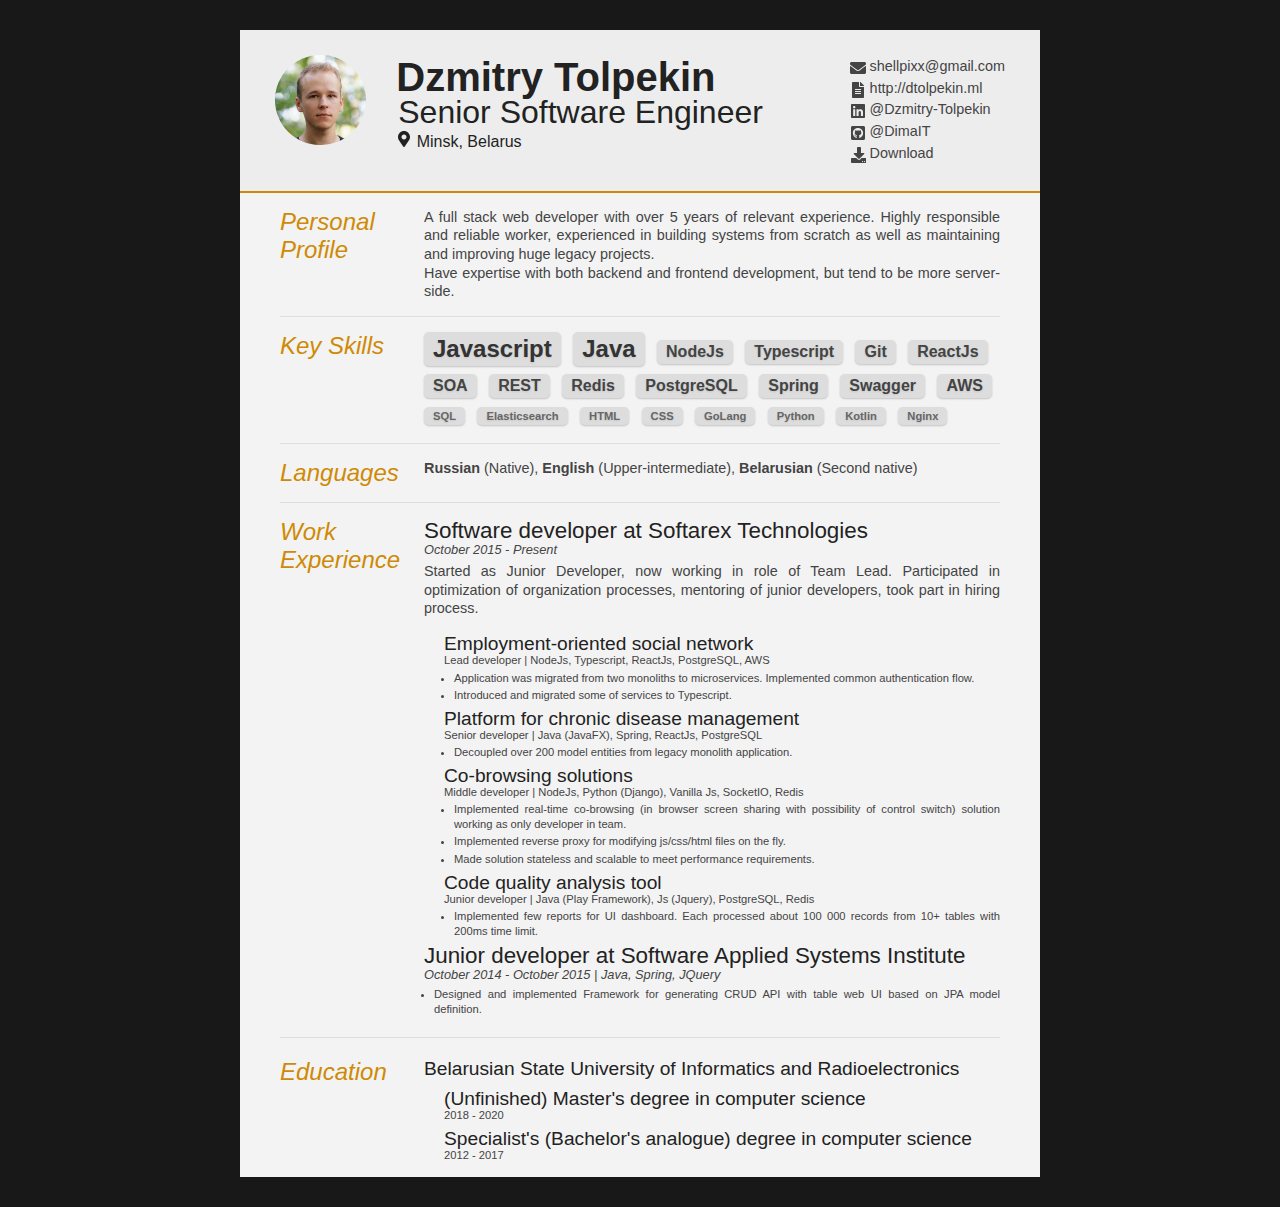
<file: static/index.html>
<!DOCTYPE html>
<html lang="en">
<head>
<title>Dzmitry Tolpekin - Curriculum Vitae</title>

<meta name="viewport" content="width=device-width"/>
<meta name="description" content="The Curriculum Vitae of Dzmitry Tolpekin."/>
<meta charset="UTF-8">

<link type="text/css" rel="stylesheet" href="styles/style.css">

<!--[if lt IE 9]>
<script src="//html5shiv.googlecode.com/svn/trunk/html5.js"></script>
<![endif]-->
</head>
<body id="top">
<div id="cv" class="instaFade">
	<div class="mainDetails">
		<div id="headshot" class="">
			<img src="img/portrait.png" alt="Alan Smith" />
		</div>

		<div id="name">
			<h1>Dzmitry Tolpekin</h1>
			<h2>Senior Software Engineer</h2>
			<span>
				<svg class="locationIcon" focusable="false" xmlns="http://www.w3.org/2000/svg" viewBox="0 0 384 512">
					<path fill="currentColor" d="M172.268 501.67C26.97 291.031 0 269.413 0 192 0 85.961 85.961 0 192 0s192 85.961 192 192c0 77.413-26.97 99.031-172.268 309.67-9.535 13.774-29.93 13.773-39.464 0zM192 272c44.183 0 80-35.817 80-80s-35.817-80-80-80-80 35.817-80 80 35.817 80 80 80z" class=""></path>
				</svg>
				Minsk, Belarus
			</span>
		</div>

		<div id="contactDetails">
			<ul>
				<li>
					<a href="mailto:shellpixx@gmail.com" target="_blank">
						<svg focusable="false" xmlns="http://www.w3.org/2000/svg" viewBox="0 0 512 512">
							<path fill="currentColor" d="M502.3 190.8c3.9-3.1 9.7-.2 9.7 4.7V400c0 26.5-21.5 48-48 48H48c-26.5 0-48-21.5-48-48V195.6c0-5 5.7-7.8 9.7-4.7 22.4 17.4 52.1 39.5 154.1 113.6 21.1 15.4 56.7 47.8 92.2 47.6 35.7.3 72-32.8 92.3-47.6 102-74.1 131.6-96.3 154-113.7zM256 320c23.2.4 56.6-29.2 73.4-41.4 132.7-96.3 142.8-104.7 173.4-128.7 5.8-4.5 9.2-11.5 9.2-18.9v-19c0-26.5-21.5-48-48-48H48C21.5 64 0 85.5 0 112v19c0 7.4 3.4 14.3 9.2 18.9 30.6 23.9 40.7 32.4 173.4 128.7 16.8 12.2 50.2 41.8 73.4 41.4z" class=""></path>
						</svg>
						shellpixx@gmail.com
					</a>
				</li>
				<li>
					<a href="http://dtolpekin.ml">
						<svg focusable="false" xmlns="http://www.w3.org/2000/svg" viewBox="0 0 384 512">
							<path fill="currentColor" d="M224 136V0H24C10.7 0 0 10.7 0 24v464c0 13.3 10.7 24 24 24h336c13.3 0 24-10.7 24-24V160H248c-13.2 0-24-10.8-24-24zm64 236c0 6.6-5.4 12-12 12H108c-6.6 0-12-5.4-12-12v-8c0-6.6 5.4-12 12-12h168c6.6 0 12 5.4 12 12v8zm0-64c0 6.6-5.4 12-12 12H108c-6.6 0-12-5.4-12-12v-8c0-6.6 5.4-12 12-12h168c6.6 0 12 5.4 12 12v8zm0-72v8c0 6.6-5.4 12-12 12H108c-6.6 0-12-5.4-12-12v-8c0-6.6 5.4-12 12-12h168c6.6 0 12 5.4 12 12zm96-114.1v6.1H256V0h6.1c6.4 0 12.5 2.5 17 7l97.9 98c4.5 4.5 7 10.6 7 16.9z" class=""></path>
						</svg>
						http://dtolpekin.ml
					</a>
				</li>
				<li>
					<a href="https://www.linkedin.com/in/dzmitry-tolpekin/">
						<svg focusable="false" xmlns="http://www.w3.org/2000/svg" viewBox="0 0 448 512">
							<path fill="currentColor" d="M416 32H31.9C14.3 32 0 46.5 0 64.3v383.4C0 465.5 14.3 480 31.9 480H416c17.6 0 32-14.5 32-32.3V64.3c0-17.8-14.4-32.3-32-32.3zM135.4 416H69V202.2h66.5V416zm-33.2-243c-21.3 0-38.5-17.3-38.5-38.5S80.9 96 102.2 96c21.2 0 38.5 17.3 38.5 38.5 0 21.3-17.2 38.5-38.5 38.5zm282.1 243h-66.4V312c0-24.8-.5-56.7-34.5-56.7-34.6 0-39.9 27-39.9 54.9V416h-66.4V202.2h63.7v29.2h.9c8.9-16.8 30.6-34.5 62.9-34.5 67.2 0 79.7 44.3 79.7 101.9V416z" class=""></path>
						</svg>
						@Dzmitry-Tolpekin
					</a>
				</li>
				<li>
					<a href="https://github.com/dimait">
						<svg focusable="false" xmlns="http://www.w3.org/2000/svg" viewBox="0 0 448 512">
							<path fill="currentColor" d="M400 32H48C21.5 32 0 53.5 0 80v352c0 26.5 21.5 48 48 48h352c26.5 0 48-21.5 48-48V80c0-26.5-21.5-48-48-48zM277.3 415.7c-8.4 1.5-11.5-3.7-11.5-8 0-5.4.2-33 .2-55.3 0-15.6-5.2-25.5-11.3-30.7 37-4.1 76-9.2 76-73.1 0-18.2-6.5-27.3-17.1-39 1.7-4.3 7.4-22-1.7-45-13.9-4.3-45.7 17.9-45.7 17.9-13.2-3.7-27.5-5.6-41.6-5.6-14.1 0-28.4 1.9-41.6 5.6 0 0-31.8-22.2-45.7-17.9-9.1 22.9-3.5 40.6-1.7 45-10.6 11.7-15.6 20.8-15.6 39 0 63.6 37.3 69 74.3 73.1-4.8 4.3-9.1 11.7-10.6 22.3-9.5 4.3-33.8 11.7-48.3-13.9-9.1-15.8-25.5-17.1-25.5-17.1-16.2-.2-1.1 10.2-1.1 10.2 10.8 5 18.4 24.2 18.4 24.2 9.7 29.7 56.1 19.7 56.1 19.7 0 13.9.2 36.5.2 40.6 0 4.3-3 9.5-11.5 8-66-22.1-112.2-84.9-112.2-158.3 0-91.8 70.2-161.5 162-161.5S388 165.6 388 257.4c.1 73.4-44.7 136.3-110.7 158.3zm-98.1-61.1c-1.9.4-3.7-.4-3.9-1.7-.2-1.5 1.1-2.8 3-3.2 1.9-.2 3.7.6 3.9 1.9.3 1.3-1 2.6-3 3zm-9.5-.9c0 1.3-1.5 2.4-3.5 2.4-2.2.2-3.7-.9-3.7-2.4 0-1.3 1.5-2.4 3.5-2.4 1.9-.2 3.7.9 3.7 2.4zm-13.7-1.1c-.4 1.3-2.4 1.9-4.1 1.3-1.9-.4-3.2-1.9-2.8-3.2.4-1.3 2.4-1.9 4.1-1.5 2 .6 3.3 2.1 2.8 3.4zm-12.3-5.4c-.9 1.1-2.8.9-4.3-.6-1.5-1.3-1.9-3.2-.9-4.1.9-1.1 2.8-.9 4.3.6 1.3 1.3 1.8 3.3.9 4.1zm-9.1-9.1c-.9.6-2.6 0-3.7-1.5s-1.1-3.2 0-3.9c1.1-.9 2.8-.2 3.7 1.3 1.1 1.5 1.1 3.3 0 4.1zm-6.5-9.7c-.9.9-2.4.4-3.5-.6-1.1-1.3-1.3-2.8-.4-3.5.9-.9 2.4-.4 3.5.6 1.1 1.3 1.3 2.8.4 3.5zm-6.7-7.4c-.4.9-1.7 1.1-2.8.4-1.3-.6-1.9-1.7-1.5-2.6.4-.6 1.5-.9 2.8-.4 1.3.7 1.9 1.8 1.5 2.6z" class=""></path>
						</svg>
						@DimaIT
					</a>
				</li>
				<li class="no-print">
					<a href="cv-Tolpekin.pdf" target="_blank" download>
						<svg focusable="false" xmlns="http://www.w3.org/2000/svg" viewBox="0 0 448 512">
							<path fill="currentColor" d="M216 0h80c13.3 0 24 10.7 24 24v168h87.7c17.8 0 26.7 21.5 14.1 34.1L269.7 378.3c-7.5 7.5-19.8 7.5-27.3 0L90.1 226.1c-12.6-12.6-3.7-34.1 14.1-34.1H192V24c0-13.3 10.7-24 24-24zm296 376v112c0 13.3-10.7 24-24 24H24c-13.3 0-24-10.7-24-24V376c0-13.3 10.7-24 24-24h146.7l49 49c20.1 20.1 52.5 20.1 72.6 0l49-49H488c13.3 0 24 10.7 24 24zm-124 88c0-11-9-20-20-20s-20 9-20 20 9 20 20 20 20-9 20-20zm64 0c0-11-9-20-20-20s-20 9-20 20 9 20 20 20 20-9 20-20z" class=""></path>
						</svg>
						Download
					</a>
				</li>
			</ul>
		</div>
		<div class="clear"></div>
	</div>

	<div id="mainArea">
		<section>
			<article>
				<div class="sectionTitle">
					<h1>Personal Profile</h1>
				</div>

				<div class="sectionContent">
					<p>
						A full stack web developer with over 5 years of relevant experience.
						Highly responsible and reliable worker,
						experienced in building systems from scratch
						as well as maintaining and improving huge legacy projects.
						<br>
						Have expertise with both backend and frontend development, but tend to be more server-side.
					</p>
				</div>
			</article>
			<div class="clear"></div>
		</section>


		<section>
			<div class="sectionTitle">
				<h1>Key Skills</h1>
			</div>

			<div class="sectionContent">
				<div class="keySkills">
					<span class="top1">Javascript</span>
					<span class="top1">Java</span>

					<span class="top2">NodeJs</span>
					<span class="top2">Typescript</span>
					<span class="top2">Git</span>
					<span class="top2">ReactJs</span>
					<span class="top2">SOA</span>
					<span class="top2">REST</span>
					<span class="top2">Redis</span>
					<span class="top2">PostgreSQL</span>
					<span class="top2">Spring</span>
					<span class="top2">Swagger</span>
					<span class="top2">AWS</span>

					<span class="top3">SQL</span>
					<span class="top3">Elasticsearch</span>
					<span class="top3">HTML</span>
					<span class="top3">CSS</span>
					<span class="top3">GoLang</span>
					<span class="top3">Python</span>
					<span class="top3">Kotlin</span>
					<span class="top3">Nginx</span>
				</div>
			</div>
			<div class="clear"></div>
		</section>


		<section>
			<div class="sectionTitle">
				<h1>Languages</h1>
			</div>

			<div class="sectionContent">
				<p>
					<b>Russian</b> (Native),
					<b>English</b> (Upper-intermediate),
					<b>Belarusian</b> (Second native)
				<p>
			</div>
			<div class="clear"></div>
		</section>


		<section>
			<div class="sectionTitle">
				<h1>Work Experience</h1>
			</div>

			<div class="sectionContent">
				<article>
					<h2>Software developer at Softarex Technologies</h2>
					<p class="subDetails">October 2015 - Present</p>
					<p>
						Started as Junior Developer, now working in role of Team Lead.
						Participated in optimization of organization processes,
						mentoring of junior developers,
						took part in hiring process.
					</p>

					<article class="subArticle">
						<h3>Employment-oriented social network</h3>
						<p>Lead developer | NodeJs, Typescript, ReactJs, PostgreSQL, AWS</p>
						<ul>
							<li>Application was migrated from two monoliths to microservices. Implemented common authentication flow.</li>
							<li>Introduced and migrated some of services to Typescript.</li>
						</ul>
					</article>

					<article class="subArticle">
						<h3>Platform for chronic disease management</h3>
						<p>Senior developer | Java (JavaFX), Spring, ReactJs, PostgreSQL</p>
						<ul>
							<li>Decoupled over 200 model entities from legacy monolith application.</li>
						</ul>
					</article>

					<article class="subArticle">
						<h3>Co-browsing solutions</h3>
						<p>Middle developer | NodeJs, Python (Django), Vanilla Js, SocketIO, Redis</p>
						<ul>
							<li>Implemented real-time co-browsing (in browser screen sharing with possibility of control switch) solution working as only developer in team.</li>
							<li>Implemented reverse proxy for modifying js/css/html files on the fly.</li>
							<li>Made solution stateless and scalable to meet performance requirements.</li>
						</ul>
					</article>

					<article class="subArticle">
						<h3>Code quality analysis tool</h3>
						<p>Junior developer | Java (Play Framework), Js (Jquery), PostgreSQL, Redis</p>
						<ul>
							<li>Implemented few reports for UI dashboard. Each processed about 100 000 records from 10+ tables with 200ms time limit.</li>
						</ul>
					</article>

				</article>

				<article>
					<h2>Junior developer at Software Applied Systems Institute</h2>
					<p class="subDetails">October 2014 - October 2015 | Java, Spring, JQuery</p>
					<ul>
						<li>Designed and implemented Framework for generating CRUD API with table web UI based on JPA model definition.</li>
					</ul>
					<br>
				</article>
			</div>
			<div class="clear"></div>
		</section>


		<section>
			<div class="sectionTitle">
				<h1>Education</h1>
			</div>

			<div class="sectionContent">
				<article>
					<h3>Belarusian State University of Informatics and Radioelectronics</h3>

					<article class="subArticle" style="margin-top: 10px">
						<h3>(Unfinished) Master's degree in computer science</h3>
						<p class="subRole">2018 - 2020</p>
					</article>

					<article class="subArticle">
						<h3>Specialist's (Bachelor's analogue) degree in computer science</h3>
						<p class="subRole">2012 - 2017</p>
					</article>
				</article>
			</div>
			<div class="clear"></div>
		</section>
	</div>
</div>
</body>
</html>
</file>
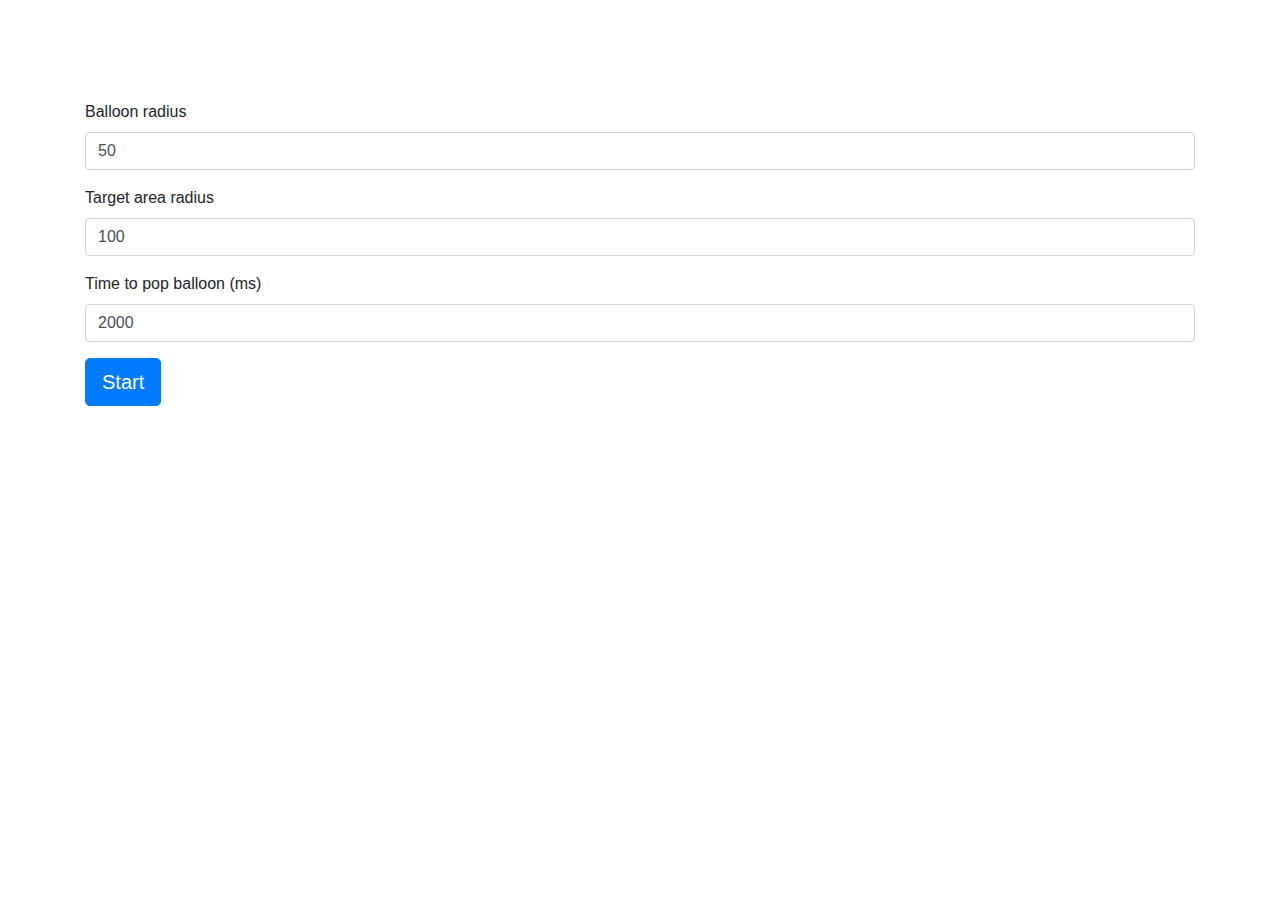
<file: static/balloons/index.html>
<!DOCTYPE html>
<html lang="en">
<head>
    <meta charset="UTF-8">
    <title>Balloons</title>
    <link href="../styles/bootsrap.min.css" rel="stylesheet">
<!--    <script src="https://code.jquery.com/jquery-3.4.1.slim.min.js" integrity="sha256-pasqAKBDmFT4eHoN2ndd6lN370kFiGUFyTiUHWhU7k8=" crossorigin="anonymous"></script>-->
    <style>
        * { margin:0; padding:0; }
        html { width:100%; height:100%; }

        #canvas {
            position: absolute;
            top: 0;
            left: 0;
            width:100%;
            height:100%;
            background-color: #efffec
        }

        #controls .container {
            margin-top: 100px;
        }

        .balloon {
            position: absolute;
        }
    </style>
</head>
<body>
<div id="controls">
    <div class="container">
        <div class="form-group">
            <label for="balloon-size">Balloon radius</label>
            <input type="number" class="form-control" id="balloon-size" value="50">
        </div>
        <div class="form-group">
            <label for="target-area-size">Target area radius</label>
            <input type="number" class="form-control" id="target-area-size" value="100">
        </div>
        <div class="form-group">
            <label for="pop-time">Time to pop balloon (ms)</label>
            <input type="number" class="form-control" id="pop-time" value="2000">
        </div>
        <button class="btn btn-lg btn-primary" onclick="start()">Start</button>
    </div>
</div>

<div id="canvas" style="display: none"></div>

<template id="balloon-template">
    <div class="balloon">
        <div class="target" style="
            opacity: 0;
            position: absolute;
            width: 40px;
            height: 40px;
            left: 30px;
            top: 30px;
            text-align: center;
            line-height: 30px;
            font-size: 40px;
            font-weight: lighter;
        ">
            ⊕
        </div>
        <svg height="100" viewBox="-63 0 479 400" width="100" xmlns="http://www.w3.org/2000/svg">
            <path class="main-fill" d="m344.5 176c0-92.785156-75.214844-168-168-168s-168 75.214844-168 168c0 120 152 208 152 208l-8 32h48l-8-32s152-88 152-208zm0 0" fill="#e94f4f"/>
            <path d="m151.308594 387.769531-6.570313 26.285157c-.597656 2.390624-.0625 4.925781 1.453125 6.867187 1.519532 1.941406 3.84375 3.078125 6.308594 3.078125h16v56h16v-56h16c2.464844 0 4.789062-1.136719 6.308594-3.078125 1.515625-1.941406 2.050781-4.476563 1.453125-6.867187l-6.570313-26.285157c26.019532-16.488281 50.277344-35.601562 72.394532-57.042969 51.292968-49.925781 78.414062-103.453124 78.414062-154.726562 0-97.203125-78.796875-176-176-176s-176 78.796875-176 176c0 51.273438 27.121094 104.800781 78.398438 154.726562 22.125 21.441407 46.386718 40.554688 72.410156 57.042969zm11.4375 20.230469 4-16h19.507812l4 16zm13.753906-392c88.324219.101562 159.898438 71.675781 160 160 0 107.054688-129.359375 189.6875-146.214844 200h-27.570312c-16.863282-10.296875-146.214844-92.800781-146.214844-200 .101562-88.324219 71.675781-159.898438 160-160zm0 0"/>
            <path d="m108.738281 67.449219-8.484375-13.601563c-5.757812 3.613282-11.253906 7.621094-16.449218 12l10.3125 12.242188c4.617187-3.886719 9.503906-7.441406 14.621093-10.640625zm0 0"/>
            <path d="m71.277344 77.785156c-24.945313 26.617188-38.8125 61.738282-38.777344 98.214844.4375 23.789062 6.804688 47.089844 18.527344 67.792969l14.089844-7.585938c-10.457032-18.375-16.167969-39.070312-16.617188-60.207031-.027344-32.421875 12.300781-63.640625 34.472656-87.296875zm0 0"/>
        </svg>
    </div>
</template>

<script src="index.js"></script>
</body>
</html>
</file>
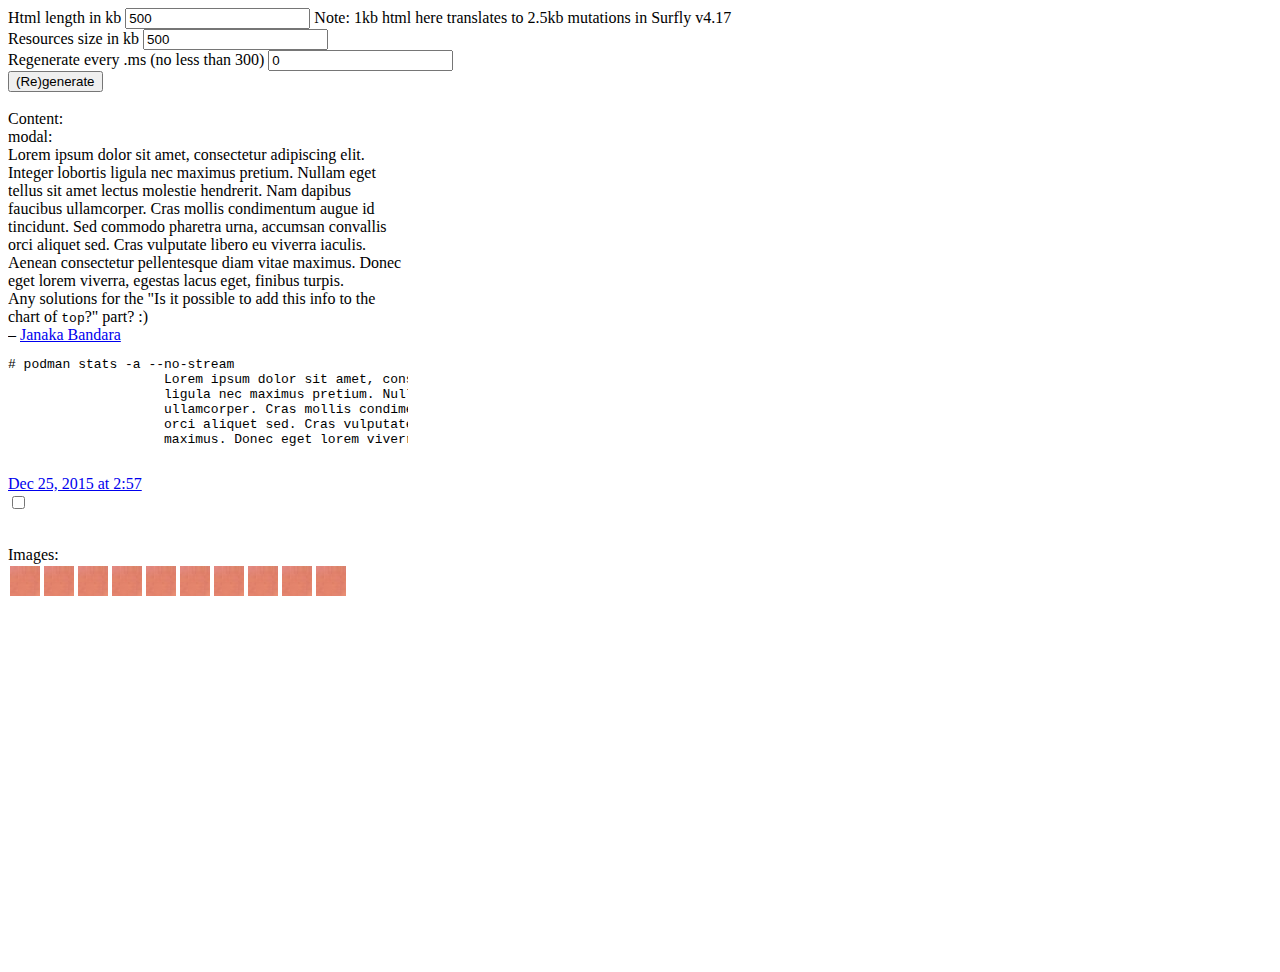
<file: static/heavy-page/index.html>
<!DOCTYPE html>
<html lang="en">
<head>
    <meta charset="UTF-8">
    <title>Heavy page</title>
    <style>
        .content {
            width: 400px;
            height: 400px;
            overflow: scroll;
        }

        #images > div {
            float: left;
            width: 30px;
            height: 30px;
            margin: 2px;
            overflow: hidden;
        }
    </style>
</head>
<body>

<section>
    <label for="html-length">Html length in kb</label>
    <input id="html-length" type="number" value="500">
    Note: 1kb html here translates to 2.5kb mutations in Surfly v4.17
    <br>
    <label for="resource-size">Resources size in kb</label>
    <input id="resource-size" type="number" value="500">
    <br>
    <label for="regenerate-interval">Regenerate every .ms (no less than 300)</label>
    <input id="regenerate-interval" type="number" value="0">
    <br>
    <button onclick="generate()">(Re)generate</button>
</section>

<br>Content:
<div id="content" class="content"></div>

<br>Images:
<div id="images" class="content"></div>

<script>
    const IMAGE_SIZE = 52357;
    const IMAGE_NAME = '50kb.jpg';
    let interval = null;

    async function generate() {
        clearInterval(interval);
        const template = document.getElementById('template').content.firstElementChild;
        const htmlSize = document.getElementById('html-length').value * 1024;
        const resourceSize = document.getElementById('resource-size').value * 1024;

        const images = document.getElementById('images');

        const imagesCount = Math.ceil(resourceSize / IMAGE_SIZE)
        console.log(`Adding ${imagesCount} images`);
        let html = '';
        for (let i = 0; i < imagesCount; i++) {
            html += `<div><img src="${IMAGE_NAME}?no-cache=${performance.now()}${i}"></div>`
        }
        images.innerHTML = html;

        await wait(150); // unlock main thread for some time

        const content = document.getElementById('content');
        content.innerHTML = ''

        await wait(150); // rerender

        const currentSize = document.documentElement.innerHTML.length
        if (htmlSize < currentSize) {
            const message = `Can't make HTML size less than ${currentSize} chars`;
            content.innerHTML = `<h1>${message}</h1>`;
            console.error(message);
        } else {
            const snippetsCount = Math.ceil((htmlSize - currentSize) / template.innerHTML.length)
            console.log(`Adding ${snippetsCount} html snippets`);
            for (let i = 0; i < snippetsCount; i++) {
                content.appendChild(template.cloneNode(true))
            }
        }
        console.log('Done!');


        const regenerateIntervalMs = document.getElementById('regenerate-interval').value;
        if (regenerateIntervalMs >= 300) {
            interval = setInterval(generate, regenerateIntervalMs);
        }
    }

    function wait(ms) {
        return new Promise(res => setTimeout(res, ms))
    }

    window.onload = generate;
</script>


<template id="template">
    <section>
        <div class="option_row">
            <div class="option_label"><label for="id_start_with_invite_modal">modal:</label>
                <div class="option_helptext">Lorem ipsum dolor sit amet, consectetur adipiscing elit. Integer lobortis
                    ligula nec maximus pretium. Nullam eget tellus sit amet lectus molestie hendrerit. Nam dapibus faucibus
                    ullamcorper. Cras mollis condimentum augue id tincidunt. Sed commodo pharetra urna, accumsan convallis
                    orci aliquet sed. Cras vulputate libero eu viverra iaculis. Aenean consectetur pellentesque diam vitae
                    maximus. Donec eget lorem viverra, egestas lacus eget, finibus turpis.
                </div>
                <div class="comment-text  js-comment-text-and-form">
                    <div class="comment-body js-comment-edit-hide">
                        <span class="comment-copy">Any solutions for the "Is it possible to add this info to the chart of <code>top</code>?" part? :)</span>
                        <div class="d-inline-flex ai-center">
        –&nbsp;<a href="/users/306707/janaka-bandara" title="121 reputation" class="comment-user">Janaka Bandara</a>
                        </div>
                        <div class="highlight-default notranslate">
                            <div class="highlight"><pre><span></span><span
                                    class="c1"># podman stats -a --no-stream</span>
                    Lorem ipsum dolor sit amet, consectetur adipiscing elit. Integer lobortis
                    ligula nec maximus pretium. Nullam eget tellus sit amet lectus molestie hendrerit. Nam dapibus faucibus
                    ullamcorper. Cras mollis condimentum augue id tincidunt. Sed commodo pharetra urna, accumsan convallis
                    orci aliquet sed. Cras vulputate libero eu viverra iaculis. Aenean consectetur pellentesque diam vitae
                    maximus. Donec eget lorem viverra, egestas lacus eget, finibus turpis.
                            </div>
                        </div>
                        <span class="comment-date" dir="ltr"><a class="comment-link" href="#comment1050793_257263" aria-label="Link to comment"><span title="2015-12-25 02:57:06Z, License: CC BY-SA 3.0" class="relativetime-clean">Dec 25, 2015 at 2:57</span></a></span>
                    </div>
                </div>
            </div>
            <div class="option_value"><input type="checkbox" name="start_with_invite_modal" id="id_start_with_invite_modal">
            </div>
            <div class="option_errors"></div>
            <ul><li><a href="#drop-a-list-of-columns">Drop a list of columns</a></li><li><a href="#drop-columns-matching-a-predicate">Drop columns matching a predicate</a></li></ul>
        </div>
        <br>
    </section>
</template>

</body>
</html>
</file>
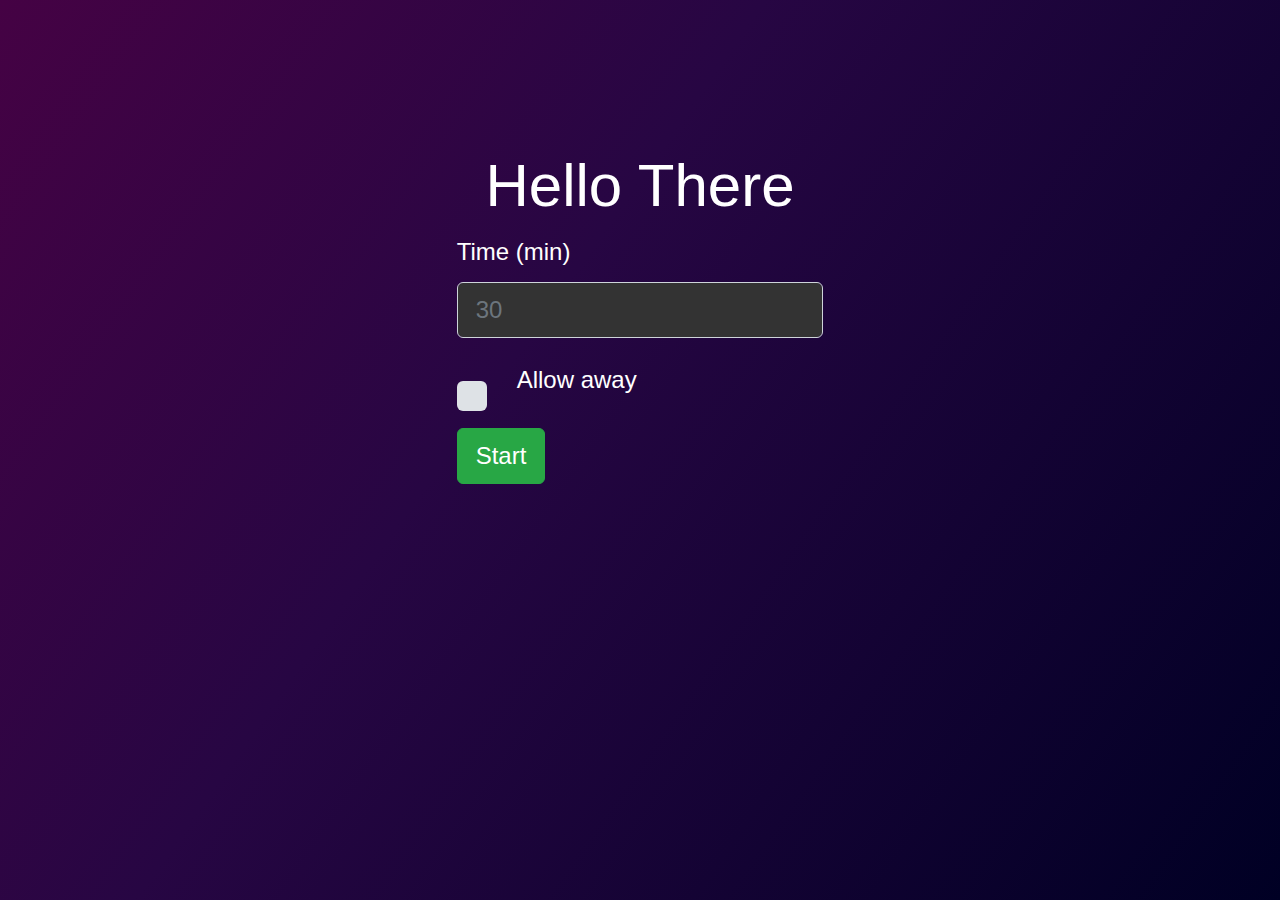
<file: static/timer.html>
<!DOCTYPE html>
<html style="height: 100%" lang="en">
<head>
    <title>...</title>
    <script type="text/javascript">
      const context = new window.AudioContext();

      function sound(hz, time) {
        hz = hz || 500;
        time = time || 2;
        let osc = context.createOscillator(); // instantiate an oscillator
        osc.type = 'sine'; // this is the default - also square, sawtooth, triangle
        osc.frequency.value = hz;
        osc.connect(context.destination); // connect it to the destination
        osc.start(); // start the oscillator
        osc.stop(context.currentTime + time);
      }
    </script>
    <style type="text/css">
        .custom-control-label::before,
        .custom-control-label::after {
            top: .8rem !important;
            width: 1.25rem !important;
            height: 1.25rem !important;
        }
    </style>
    <link href="https://maxcdn.bootstrapcdn.com/bootstrap/4.0.0/css/bootstrap.min.css" rel="stylesheet"
          integrity="sha384-Gn5384xqQ1aoWXA+058RXPxPg6fy4IWvTNh0E263XmFcJlSAwiGgFAW/dAiS6JXm" crossorigin="anonymous">
</head>
<body style="
	zoom: 150%;
    background: linear-gradient(125deg, #450244 0%, #270643 40%, #000024 100%);
    color: white;">
<div class="container">
    <div class="col-sm-4 offset-sm-4" style="padding-top: 100px">
        <div class="text-center"><h1 id="status">Hello There</h1></div>
        <div class="form-group">
            <label for="time">Time (min)</label>
            <input id="time" type="number" class="form-control" placeholder="30"
                   style="color: #ccc; background-color: #333">
        </div>
        <div class="custom-control custom-checkbox">
            <input type="checkbox" class="custom-control-input" id="ignore-away">
            <label class="custom-control-label" for="ignore-away" style="margin-left: 1rem;">Allow away</label>
        </div>
        <button id="start" type="submit" class="btn btn-success" style="margin-top: 20px">Start</button>
    </div>
    <script type="text/javascript">
      document.getElementById('start').onclick = start;

      let timeLeft;
      let interval;
      let away = false;

      function start() {
        clearInterval(interval);
        timeLeft = (document.getElementById('time').value || 30) * 60;
        displayStatus();

        interval = setInterval(() => {
          timeLeft--;
          if (timeLeft < 1) {
            clearInterval(interval);
            sound(400, 0.3);
          } else {
            if (away && !document.getElementById('ignore-away').checked) {
              sound(600, 0.5);
            }
            displayStatus();
          }
        }, 999);
      }

      function displayStatus() {
        let leftSec = timeLeft % 60;
        let leftStr = (timeLeft - leftSec) / 60 + ':' + (leftSec < 10 ? '0' + leftSec : leftSec);
        document.getElementById('status').innerText = leftStr;
        document.title = leftStr + ' work!!!';
      }

      document.addEventListener('visibilitychange', () => {
        away = document.visibilityState === 'hidden';
      });

      window.onbeforeunload = () => 'text';
    </script>
</div>
</body>
</html>
</file>
<file: static/styles/style.css>
html,body,div,span,object,iframe,h1,h2,h3,h4,h5,h6,p,blockquote,pre,abbr,address,cite,code,del,dfn,em,img,ins,kbd,q,samp,small,strong,sub,sup,var,i,dl,dt,dd,ol,ul,li,fieldset,form,label,legend,table,caption,tbody,tfoot,thead,tr,th,td,article,aside,canvas,details,figcaption,figure,footer,header,hgroup,menu,nav,section,summary,time,mark,audio,video {
border:0;
font:inherit;
font-size:100%;
margin:0;
padding:0;
vertical-align:baseline;
}

article,aside,details,figcaption,figure,footer,header,hgroup,menu,nav,section {
display:block;
}

html, body {background: #181818; font-family: 'Lato', helvetica, arial, sans-serif; font-size: 16px; color: #222;}

.clear {clear: both;}

p,li {
	font-size: 0.9em;
	line-height: 1.3em;
	margin-bottom: 15px;
	color: #444;
	text-align: justify;
}

#cv {
	width: 90%;
	max-width: 800px;
	background: #f3f3f3;
	margin: 30px auto;
}

.mainDetails {
	padding: 25px 35px;
	border-bottom: 2px solid #cf8a05;
	background: #ededed;
}

#name h1 {
	font-size: 2.5em;
	font-weight: 700;
	font-family: 'Rokkitt', Helvetica, Arial, sans-serif;
	margin-bottom: -6px;
}

#name h2 {
	font-size: 2em;
	margin-left: 2px;
	font-family: 'Rokkitt', Helvetica, Arial, sans-serif;
}

#mainArea {
	padding: 0 40px;
}

#headshot {
	width: 12.5%;
	float: left;
	margin-right: 30px;
}

#headshot img {
	width: 100%;
	height: auto;
	-webkit-border-radius: 50px;
	border-radius: 50px;
}

#name {
	float: left;
}

#contactDetails {
	float: right;
}

.locationIcon {
	height: 16px;
	width: 16px;
}

#contactDetails svg {
	height: 16px;
	width: 16px;
	margin-bottom: -5px;
}

#contactDetails ul {
	list-style-type: none;
	font-size: 1em;
	margin-top: 2px;
}

#contactDetails ul li {
	margin-bottom: 3px;
	color: #444;
}

#contactDetails ul li a, a[href^=tel] {
	color: #444;
	text-decoration: none;
}

#contactDetails ul li a:hover {
	color: #cf8a05;
}


section {
	border-top: 1px solid #dedede;
	padding: 15px 0 0;
}

section:first-child {
	border-top: 0;
}

section:last-child {
	padding: 20px 0 10px;
}

.sectionTitle {
	float: left;
	width: 18%;
	padding-bottom: 15px;
}

.sectionContent {
	float: right;
	width: 80%;
}

.subArticle {
    margin-left: 20px;
	margin-bottom: 5px;
}

.subArticle p {
	font-size: 0.7em;
	margin-bottom: 3px;
}
article li {
	font-size: 0.7em;
	margin-bottom: 3px;
	margin-left: 10px;
}
.sectionTitle h1 {
	font-family: 'Rokkitt', Helvetica, Arial, sans-serif;
	font-style: italic;
	font-size: 1.5em;
	color: #cf8a05;
}

.sectionContent h2 {
	font-family: 'Rokkitt', Helvetica, Arial, sans-serif;
	font-size: 1.4em;
	margin-bottom: -2px;
}
.sectionContent h3 {
	font-family: 'Rokkitt', Helvetica, Arial, sans-serif;
	font-size: 1.2em;
	margin-bottom: -2px;
}

.subRole {
	font-size: 0.9em;
	margin-bottom: 5px;
}

.subDetails {
	font-size: 0.8em;
	font-style: italic;
	margin-bottom: 3px;
}
.subTags {
	font-size: 0.8em;
	margin-bottom: 8px;
	color: #333;
}

.keySkills {
	list-style-type: none;
	margin-bottom: 10px;
	font-size: 1em;
	color: #444;
}

.languages {
	list-style-type: none;
	margin-bottom: 10px;
	font-size: 0.9em;
	color: #444;
}

.keySkills span {
	display: inline-block;
	position: relative;
	margin: 0 8px 8px 0;
	padding: 3px 9px 3px 9px;
	background: #ddd;
	border-radius: 5px;
	box-shadow: 0 1px 2px rgba(0,0,0,0.2);
	font-size: 12px;
	text-decoration: none;
	text-shadow: 0 1px 2px rgba(0,0,0,0.1);
	font-weight: bold;
}

.keySkills .top1 {
	color: #333;
	font-size: 1.5em;
}

.keySkills .top2 {
	color: #444;
	font-size: 1em;
}

.keySkills .top3 {
	color: #666;
	font-size: 0.7em;
}

@media all and (min-width: 602px) and (max-width: 800px) {
	#headshot {
		display: none;
	}
}

@media all and (max-width: 601px) {
	#cv {
		width: 95%;
		margin: 10px auto;
		min-width: 280px;
	}

	#headshot {
		display: none;
	}

	#name, #contactDetails {
		float: none;
		width: 100%;
		text-align: center;
	}

	.sectionTitle, .sectionContent {
		float: none;
		width: 100%;
	}

	.sectionTitle {
		margin-left: -2px;
		font-size: 1.25em;
	}

	.keySkills {
		-moz-column-count:2;
		-webkit-column-count:2;
		column-count:2;
	}
}

@media all and (max-width: 480px) {
	.mainDetails {
		padding: 15px 15px;
	}

	section {
		padding: 15px 0 0;
	}

	#mainArea {
		padding: 0 25px;
	}


	.keySkills {
	-moz-column-count:1;
	-webkit-column-count:1;
	column-count:1;
	}

	#name h1 {
		line-height: .8em;
		margin-bottom: 4px;
	}
}

@media print {
    #cv {
        width: 100%;
    }
	.no-print, .no-print *
	{
		display: none !important;
	}
}

@-webkit-keyframes reset {
	0% {
		opacity: 0;
	}
	100% {
		opacity: 0;
	}
}

@-webkit-keyframes fade-in {
	0% {
		opacity: 0;
	}
	40% {
		opacity: 0;
	}
	100% {
		opacity: 1;
	}
}

@-moz-keyframes reset {
	0% {
		opacity: 0;
	}
	100% {
		opacity: 0;
	}
}

@-moz-keyframes fade-in {
	0% {
		opacity: 0;
	}
	40% {
		opacity: 0;
	}
	100% {
		opacity: 1;
	}
}

@keyframes reset {
	0% {
		opacity: 0;
	}
	100% {
		opacity: 0;
	}
}

@keyframes fade-in {
	0% {
		opacity: 0;
	}
	40% {
		opacity: 0;
	}
	100% {
		opacity: 1;
	}
}

.instaFade {
	-webkit-animation-name: reset, fade-in;
	-webkit-animation-duration: 1.5s;
	-webkit-animation-timing-function: ease-in;

	-moz-animation-name: reset, fade-in;
	-moz-animation-duration: 1.5s;
	-moz-animation-timing-function: ease-in;

	animation-name: reset, fade-in;
	animation-duration: 1.5s;
	animation-timing-function: ease-in;
}
</file>
